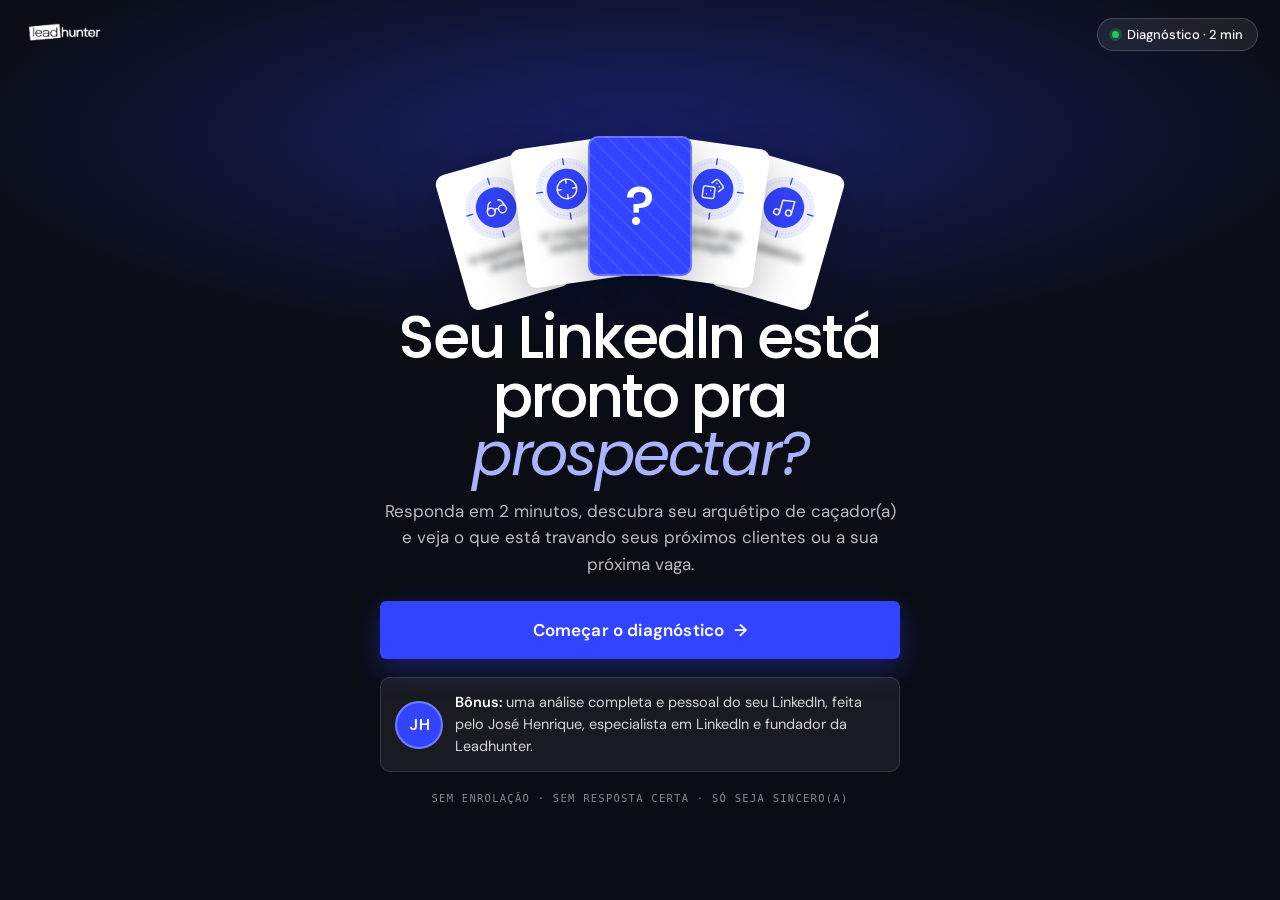
<file: app/index.html>
<!doctype html>
<html lang="pt-BR">
<head>
<meta charset="utf-8">
<meta name="viewport" content="width=device-width, initial-scale=1, viewport-fit=cover">
<title>Seu LinkedIn está pronto pra prospectar? · Leadhunter</title>
<meta name="description" content="Diagnóstico de 2 minutos: descubra seu arquétipo de caçador(a) e ganhe uma análise completa do seu LinkedIn feita pelo José Henrique, especialista em LinkedIn e fundador da Leadhunter.">
<meta name="theme-color" content="#0a0d14">
<meta property="og:type" content="website">
<meta property="og:title" content="Seu LinkedIn está pronto pra prospectar?">
<meta property="og:description" content="Diagnóstico em 2 minutos: descubra seu arquétipo de caçador(a). Bônus: análise completa do seu LinkedIn.">
<!-- Ao publicar, troque por URL absoluta (ex.: https://leadhunter.com.br/quiz/og.png) -->
<meta property="og:image" content="https://leadhunter-dev.github.io/quiz-leadhunter/og.png">
<meta property="og:url" content="https://leadhunter-dev.github.io/quiz-leadhunter/">
<meta property="og:image:width" content="1200">
<meta property="og:image:height" content="630">
<meta name="twitter:card" content="summary_large_image">
<link rel="icon" href="assets/favicon.png">
<link rel="preconnect" href="https://fonts.googleapis.com">
<link rel="preconnect" href="https://fonts.gstatic.com" crossorigin>
<link href="https://fonts.googleapis.com/css2?family=DM+Sans:opsz,wght@9..40,300;9..40,400;9..40,500;9..40,600&family=Poppins:ital,wght@0,400;0,500;1,400;1,500&display=swap" rel="stylesheet">
<link rel="stylesheet" href="style.css">
</head>
<body>

<!-- Landing -->
<section id="landing" class="tela tela-dark" aria-labelledby="landingTitulo">
  <header class="landing-topo anim" style="--d:0">
    <img src="assets/logo-white.png" alt="Leadhunter" class="logo" width="110" height="40">
    <span class="pill"><span class="pill-dot"></span>Diagnóstico · 2 min</span>
  </header>
  <div class="landing-inner">
    <div id="leque" class="leque anim" style="--d:1" aria-hidden="true"></div>
    <h1 id="landingTitulo" class="anim" style="--d:2">Seu LinkedIn está pronto pra <em>prospectar?</em></h1>
    <p id="landingSub" class="sub anim" style="--d:3">Perguntas rápidas para descobrir seu arquétipo — e o que está travando seus próximos clientes ou a sua próxima vaga.</p>
    <button id="comecar" class="btn btn-primario btn-grande anim" style="--d:4" type="button">Começar o diagnóstico <span aria-hidden="true">→</span></button>
    <div class="bonus-jose anim" style="--d:5">
      <div id="avatarJose" class="avatar-jose" aria-hidden="true">JH</div>
      <p><strong>Bônus:</strong> uma análise completa e pessoal do seu LinkedIn, feita pelo José Henrique, especialista em LinkedIn e fundador da Leadhunter.</p>
    </div>
    <p class="rodape mono anim" style="--d:6">Sem enrolação · Sem resposta certa · Só seja sincero(a)</p>
  </div>
</section>

<!-- Quiz -->
<section id="quiz" class="tela escondido">
  <header class="quiz-topo">
    <button id="voltar" class="btn-icone" type="button" aria-label="Voltar para a pergunta anterior">
      <svg viewBox="0 0 24 24" aria-hidden="true"><path d="M15 5l-7 7 7 7" fill="none" stroke="currentColor" stroke-width="2" stroke-linecap="round" stroke-linejoin="round"/></svg>
    </button>
    <span id="passoLabel" class="mono passo-label"></span>
    <img src="assets/logo-color.png" alt="Leadhunter" class="logo-mini" width="72" height="26">
  </header>
  <div id="progresso" class="progresso" role="progressbar" aria-label="Progresso do quiz" aria-valuemin="0" aria-valuemax="100" aria-valuenow="0">
    <div id="progressoBarra"></div>
  </div>
  <main id="etapa" class="etapa"></main>
</section>

<!-- Metade do caminho -->
<section id="metade" class="tela tela-dark tela-centro escondido" aria-live="polite">
  <div class="carta-mini carta-verso pulsando" aria-hidden="true"><span>?</span></div>
  <p class="mono metade-label">§ Metade do caminho</p>
  <p class="metade-texto">Seu arquétipo já está tomando forma…</p>
</section>

<!-- Carregando -->
<section id="carregando" class="tela tela-dark tela-centro escondido" aria-live="polite">
  <div class="carta-mini carta-verso girando" aria-hidden="true"><span>?</span></div>
  <p id="loaderTexto" class="loader-texto">Analisando suas respostas…</p>
</section>

<!-- Resultado -->
<section id="resultado" class="tela escondido"></section>

<!-- CTA fixo do WhatsApp (aparece no resultado ao rolar) -->
<div id="barraWpp" class="barra-wpp"></div>

<div id="toast" class="toast" role="status" aria-live="polite"></div>

<script src="quiz-data.js"></script>
<script src="motor.js"></script>
<script src="icones.js"></script>
<script src="app.js"></script>
</body>
</html>
</file>
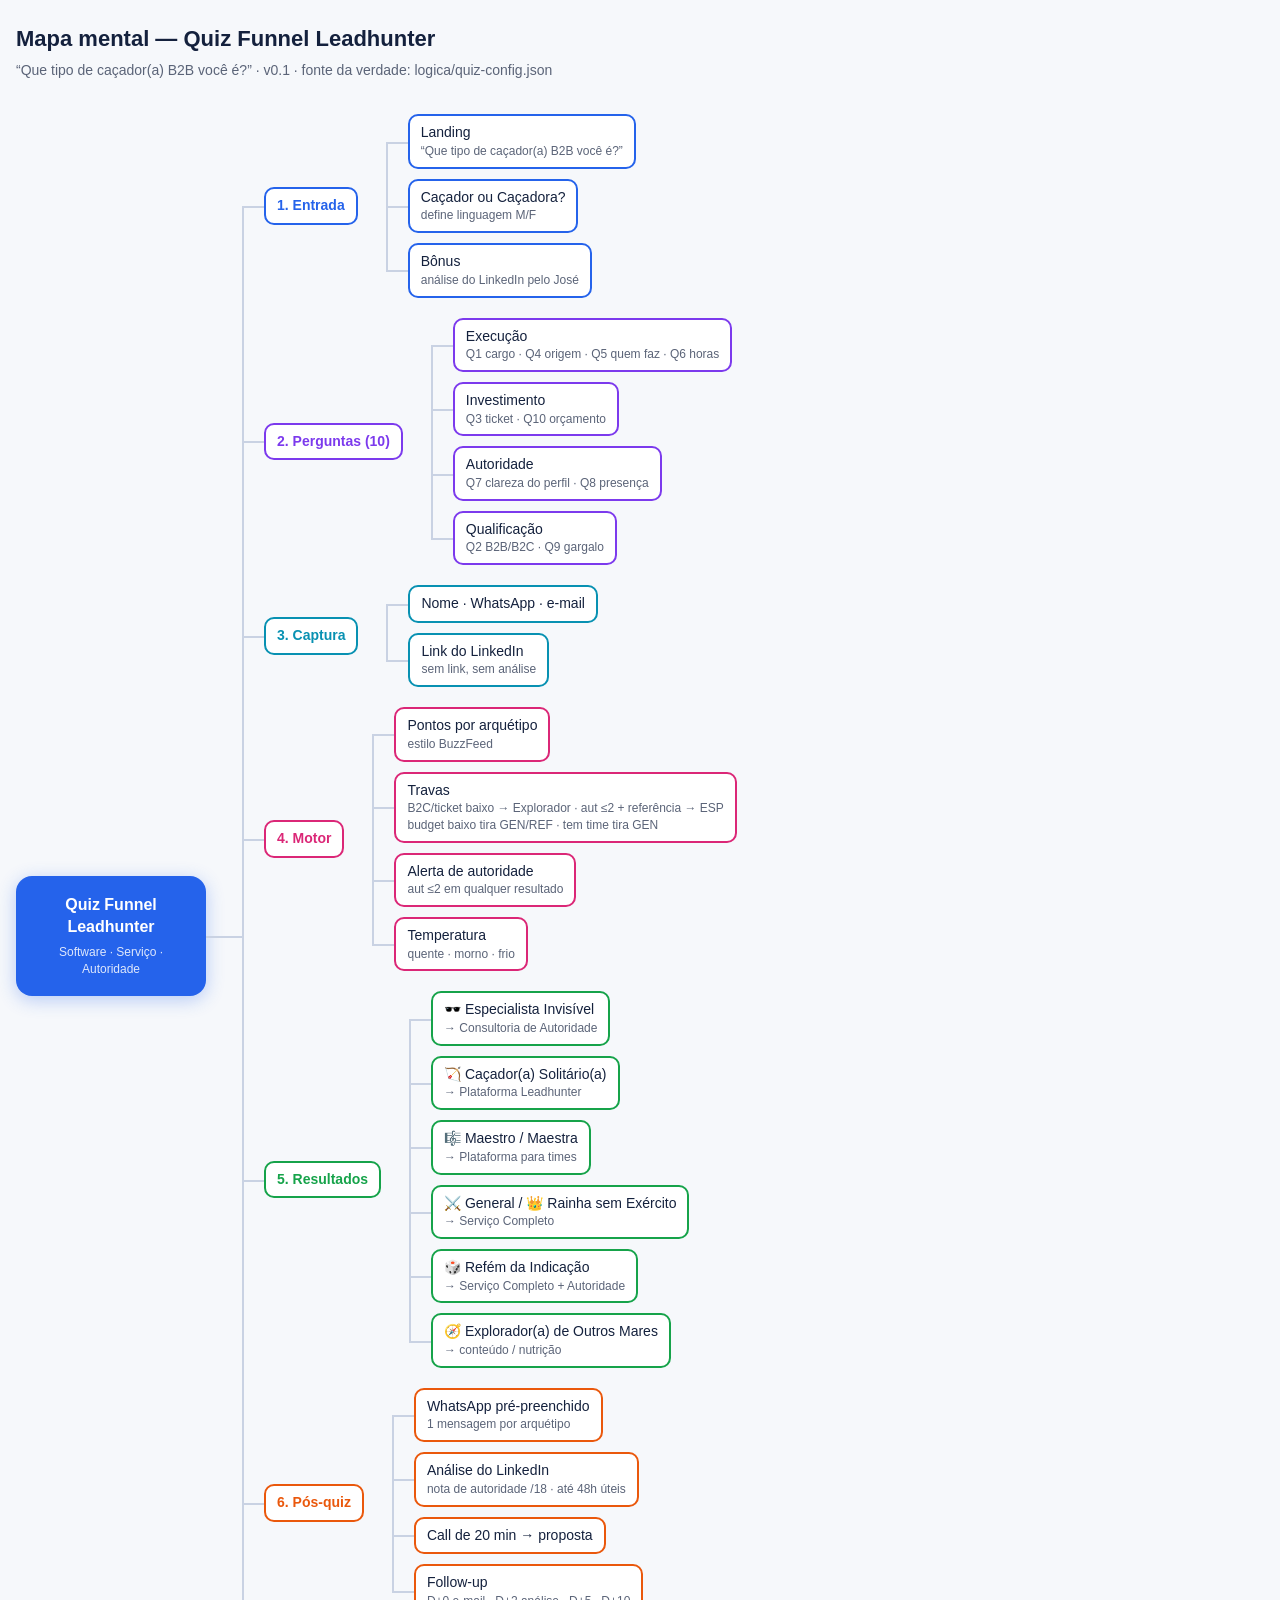
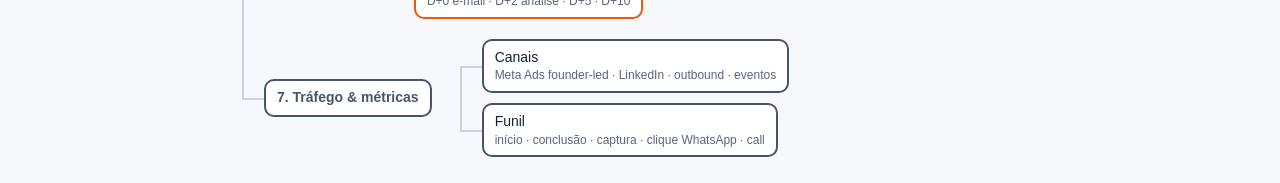
<file: docs/02-mapa-mental.html>
<!doctype html>
<html lang="pt-BR">
<head>
<meta charset="utf-8">
<meta name="viewport" content="width=device-width, initial-scale=1">
<title>Mapa Mental — Quiz Leadhunter</title>
<style>
:root{--bg:#f6f8fb;--card:#fff;--ink:#14213d;--muted:#5b6478;--line:#c9d2e3;
--c1:#2563eb;--c2:#7c3aed;--c3:#0891b2;--c4:#db2777;--c5:#16a34a;--c6:#ea580c;--c7:#475569}
@media (prefers-color-scheme:dark){:root{--bg:#0e1320;--card:#161d2e;--ink:#e6ebf5;--muted:#9aa4ba;--line:#2e3a55}}
*{box-sizing:border-box}
body{margin:0;background:var(--bg);color:var(--ink);font:14px/1.4 -apple-system,BlinkMacSystemFont,"Segoe UI",Roboto,sans-serif}
header{padding:24px 16px 8px;max-width:1400px;margin:auto}
h1{margin:0;font-size:22px}
header p{margin:6px 0 0;color:var(--muted)}
.wrap{overflow-x:auto;padding:16px}
.tree{display:flex;align-items:center;min-width:1180px;max-width:1400px;margin:auto}
.root{flex:0 0 190px;background:var(--c1);color:#fff;border-radius:16px;padding:18px;font-weight:700;font-size:16px;text-align:center;box-shadow:0 4px 18px rgba(37,99,235,.3)}
.root small{display:block;font-weight:400;opacity:.85;margin-top:6px;font-size:12px}
ul{list-style:none;margin:0;padding:0 0 0 28px;position:relative}
.tree>ul{padding-left:36px}
li{position:relative;padding:5px 0 5px 22px;display:flex;align-items:center}
li::before{content:"";position:absolute;left:0;top:50%;width:22px;border-top:2px solid var(--line)}
li::after{content:"";position:absolute;left:0;top:0;bottom:0;border-left:2px solid var(--line)}
li:first-child::after{top:50%}
li:last-child::after{bottom:50%}
li:only-child::after{display:none}
.tree>ul::before{content:"";position:absolute;left:0;top:50%;width:36px;border-top:2px solid var(--line)}
.n{background:var(--card);border:2px solid var(--k,var(--line));border-radius:10px;padding:7px 11px;white-space:nowrap;flex:0 0 auto}
.b{font-weight:700;color:var(--k)}
.n em{font-style:normal;color:var(--muted);font-size:12px;display:block}
.k1{--k:var(--c1)}.k2{--k:var(--c2)}.k3{--k:var(--c3)}.k4{--k:var(--c4)}.k5{--k:var(--c5)}.k6{--k:var(--c6)}.k7{--k:var(--c7)}
</style>
</head>
<body>
<header>
<h1>Mapa mental — Quiz Funnel Leadhunter</h1>
<p>“Que tipo de caçador(a) B2B você é?” · v0.1 · fonte da verdade: logica/quiz-config.json</p>
</header>
<div class="wrap"><div class="tree">
<div class="root">Quiz Funnel Leadhunter<small>Software · Serviço · Autoridade</small></div>
<ul>
 <li class="k1"><div class="n b">1. Entrada</div>
  <ul>
   <li><div class="n">Landing<em>“Que tipo de caçador(a) B2B você é?”</em></div></li>
   <li><div class="n">Caçador ou Caçadora?<em>define linguagem M/F</em></div></li>
   <li><div class="n">Bônus<em>análise do LinkedIn pelo José</em></div></li>
  </ul></li>
 <li class="k2"><div class="n b">2. Perguntas (10)</div>
  <ul>
   <li><div class="n">Execução<em>Q1 cargo · Q4 origem · Q5 quem faz · Q6 horas</em></div></li>
   <li><div class="n">Investimento<em>Q3 ticket · Q10 orçamento</em></div></li>
   <li><div class="n">Autoridade<em>Q7 clareza do perfil · Q8 presença</em></div></li>
   <li><div class="n">Qualificação<em>Q2 B2B/B2C · Q9 gargalo</em></div></li>
  </ul></li>
 <li class="k3"><div class="n b">3. Captura</div>
  <ul>
   <li><div class="n">Nome · WhatsApp · e-mail</div></li>
   <li><div class="n">Link do LinkedIn<em>sem link, sem análise</em></div></li>
  </ul></li>
 <li class="k4"><div class="n b">4. Motor</div>
  <ul>
   <li><div class="n">Pontos por arquétipo<em>estilo BuzzFeed</em></div></li>
   <li><div class="n">Travas<em>B2C/ticket baixo → Explorador · aut ≤2 + referência → ESP<br>budget baixo tira GEN/REF · tem time tira GEN</em></div></li>
   <li><div class="n">Alerta de autoridade<em>aut ≤2 em qualquer resultado</em></div></li>
   <li><div class="n">Temperatura<em>quente · morno · frio</em></div></li>
  </ul></li>
 <li class="k5"><div class="n b">5. Resultados</div>
  <ul>
   <li><div class="n">🕶️ Especialista Invisível<em>→ Consultoria de Autoridade</em></div></li>
   <li><div class="n">🏹 Caçador(a) Solitário(a)<em>→ Plataforma Leadhunter</em></div></li>
   <li><div class="n">🎼 Maestro / Maestra<em>→ Plataforma para times</em></div></li>
   <li><div class="n">⚔️ General / 👑 Rainha sem Exército<em>→ Serviço Completo</em></div></li>
   <li><div class="n">🎲 Refém da Indicação<em>→ Serviço Completo + Autoridade</em></div></li>
   <li><div class="n">🧭 Explorador(a) de Outros Mares<em>→ conteúdo / nutrição</em></div></li>
  </ul></li>
 <li class="k6"><div class="n b">6. Pós-quiz</div>
  <ul>
   <li><div class="n">WhatsApp pré-preenchido<em>1 mensagem por arquétipo</em></div></li>
   <li><div class="n">Análise do LinkedIn<em>nota de autoridade /18 · até 48h úteis</em></div></li>
   <li><div class="n">Call de 20 min → proposta</div></li>
   <li><div class="n">Follow-up<em>D+0 e-mail · D+2 análise · D+5 · D+10</em></div></li>
  </ul></li>
 <li class="k7"><div class="n b">7. Tráfego & métricas</div>
  <ul>
   <li><div class="n">Canais<em>Meta Ads founder-led · LinkedIn · outbound · eventos</em></div></li>
   <li><div class="n">Funil<em>início · conclusão · captura · clique WhatsApp · call</em></div></li>
  </ul></li>
</ul>
</div></div>
</body>
</html>
</file>
<file: app/style.css>
/* Quiz Leadhunter — design system Leadhunter (paleta, Poppins 500, DM Sans, labels mono).
   Tokens em :root. Nunca usar vermelho, laranja ou tons quentes. */
:root {
  --accent:       #3344ff;
  --accent-hover: #1f2fe6;
  --accent-soft:  #eef0ff;
  --ink:          #0a0d14;
  --ink-2:        #1f2330;
  --muted:        #545968;
  --muted-2:      #9ca3af;
  --bg:           #ffffff;
  --bg-tint:      #f7f7f5;
  --rule:         #ebedf2;
  --rule-strong:  #d4d7de;
  --green:        #22c55e;
  --font-display: "Poppins", system-ui, -apple-system, "Segoe UI", sans-serif;
  --font-body:    "DM Sans", system-ui, -apple-system, "Segoe UI", sans-serif;
  --font-mono:    ui-monospace, "SF Mono", Menlo, Consolas, monospace;
  --sombra-alta:  0 16px 48px rgba(0,0,0,.28);
  --sombra:       0 6px 24px rgba(0,0,0,.13);
  --gutter: 22px;
  --ease: cubic-bezier(.2,.8,.2,1);
}
* { box-sizing: border-box; }
html, body { margin: 0; }
body {
  font-family: var(--font-body); font-size: 16px; line-height: 1.65; color: var(--ink);
  background: var(--bg); -webkit-font-smoothing: antialiased; overflow-x: hidden;
}
img { display: block; max-width: 100%; }
.ico { width: 1.1em; height: 1.1em; flex: none; }
button { font: inherit; color: inherit; }
.escondido { display: none !important; }
.mono { font-family: var(--font-mono); font-weight: 500; font-size: 11px; letter-spacing: .12em; text-transform: uppercase; }
:focus-visible { outline: 3px solid var(--accent); outline-offset: 3px; }
.tela-dark :focus-visible, .res-hero :focus-visible { outline-color: #fff; }

/* ---------- telas ---------- */
.tela { min-height: 100vh; min-height: 100dvh; }
.tela-dark { background: var(--ink); color: #fff; position: relative; overflow: hidden; }
.tela-dark::before {
  content: ""; position: absolute; inset: -20% -30% auto; height: 70%; pointer-events: none;
  background: radial-gradient(closest-side, rgba(51,68,255,.35), transparent 70%);
}
.tela-centro { display: flex; flex-direction: column; align-items: center; justify-content: center; gap: 18px; padding: 24px var(--gutter); text-align: center; }

/* animações de entrada */
.anim { opacity: 0; transform: translateY(14px); animation: sobe .6s var(--ease) forwards; animation-delay: calc(var(--d, 0) * 80ms); }
@keyframes sobe { to { opacity: 1; transform: none; } }

/* ---------- botões ---------- */
.btn {
  display: inline-flex; align-items: center; justify-content: center; gap: 10px; min-height: 52px; padding: 14px 24px;
  font-family: var(--font-body); font-weight: 600; font-size: 16px; letter-spacing: .01em; line-height: 1.2;
  border-radius: 6px; border: 0; cursor: pointer; text-decoration: none; transition: transform .15s, background .15s, box-shadow .15s, border-color .15s;
}
.btn:active { transform: scale(.98); }
.btn-primario { background: var(--accent); color: #fff; box-shadow: 0 10px 28px rgba(51,68,255,.35); }
.btn-primario:hover { background: var(--accent-hover); }
.btn-grande { width: 100%; min-height: 58px; font-size: 17px; }
.btn-contorno { background: transparent; color: var(--ink); border: 1.5px solid var(--rule-strong); }
.btn-contorno:hover { border-color: var(--accent); color: var(--accent); }
.btn-contorno-claro { background: rgba(255,255,255,.06); color: #fff; border: 1.5px solid rgba(255,255,255,.28); }
.btn-contorno-claro:hover { border-color: #fff; background: rgba(255,255,255,.12); }
.btn-wpp { background: var(--green); color: var(--ink); width: 100%; min-height: 58px; font-size: 17px; box-shadow: 0 10px 28px rgba(34,197,94,.35); animation: pulsa 2.2s ease-in-out 1.8s infinite; }
.btn-wpp:hover { background: #2fd46b; }
.btn-wpp svg { width: 22px; height: 22px; flex: none; }
@keyframes pulsa { 0%,100% { box-shadow: 0 10px 28px rgba(34,197,94,.35), 0 0 0 0 rgba(34,197,94,.45); } 60% { box-shadow: 0 10px 28px rgba(34,197,94,.35), 0 0 0 14px rgba(34,197,94,0); } }
.btn-link { background: none; border: 0; color: var(--muted); text-decoration: underline; text-underline-offset: 3px; cursor: pointer; padding: 12px; min-height: 48px; }
.btn-icone { width: 44px; height: 44px; display: grid; place-items: center; border: 0; background: transparent; border-radius: 6px; cursor: pointer; color: var(--ink); }
.btn-icone:hover { background: var(--bg-tint); }
.btn-icone svg { width: 22px; height: 22px; }

/* ---------- landing ---------- */
#landing { display: flex; flex-direction: column; padding: 18px var(--gutter) 32px; }
.landing-topo { position: relative; display: flex; align-items: center; justify-content: space-between; gap: 12px; }
.landing-topo .logo { height: 30px; width: auto; }
.pill { display: inline-flex; align-items: center; gap: 8px; padding: 5px 14px; border-radius: 100px; font-size: 13px; font-weight: 500;
  background: rgba(255,255,255,.08); border: 1px solid rgba(255,255,255,.18); white-space: nowrap; }
.pill-dot { width: 7px; height: 7px; border-radius: 50%; background: var(--green); box-shadow: 0 0 0 3px rgba(34,197,94,.25); }
.landing-inner { position: relative; flex: 1; display: flex; flex-direction: column; justify-content: center; max-width: 520px; width: 100%; margin: 0 auto; text-align: center; }
#landing h1 {
  font-family: var(--font-display); font-weight: 500; font-size: clamp(36px, 10vw, 60px); line-height: .98; letter-spacing: -.04em; margin: 8px 0 14px;
}
#landing h1 em { font-style: italic; font-weight: 400; color: #aab3ff; }
#landing .sub { color: rgba(255,255,255,.72); font-size: 17px; line-height: 1.55; margin: 0 0 24px; }
.bonus-jose { display: flex; gap: 12px; align-items: center; text-align: left; margin-top: 18px; padding: 14px; border-radius: 10px;
  background: rgba(255,255,255,.06); border: 1px solid rgba(255,255,255,.12); }
.bonus-jose p { margin: 0; font-size: 14.5px; line-height: 1.5; color: rgba(255,255,255,.82); }
.bonus-jose strong { color: #fff; font-weight: 600; }
.avatar-jose { flex: none; width: 48px; height: 48px; border-radius: 50%; display: grid; place-items: center; background: var(--accent);
  font-family: var(--font-display); font-weight: 500; font-size: 16px; color: #fff; border: 2px solid rgba(255,255,255,.3); overflow: hidden; }
.avatar-jose img { width: 100%; height: 100%; object-fit: cover; }
.rodape { color: rgba(255,255,255,.5); margin: 18px 0 0; font-size: 10.5px; }

/* leque de cartas */
.leque { position: relative; height: 170px; margin: 10px auto 8px; width: 100%; max-width: 340px; }
.leque .carta-mini { position: absolute; left: 50%; top: 14px; margin-left: -52px; transform-origin: 50% 100%; justify-content: flex-start; padding-top: 14px;
  transform: translateX(var(--x, 0)) translateY(var(--y, 0)) rotate(var(--r)); animation: balanca 5s ease-in-out infinite; animation-delay: var(--ad); }
.leque .carta-verso { justify-content: center; padding-top: 10px; }
@keyframes balanca { 0%,100% { transform: translateX(var(--x,0)) translateY(var(--y,0)) rotate(var(--r)); } 50% { transform: translateX(var(--x,0)) translateY(calc(var(--y,0) - 6px)) rotate(calc(var(--r) * 1.15)); } }

/* ---------- carta (componente-assinatura) ---------- */
.carta-mini {
  width: 104px; height: 140px; border-radius: 10px; background: #fff; color: var(--ink); box-shadow: var(--sombra-alta);
  display: flex; flex-direction: column; align-items: center; justify-content: center; gap: 6px; padding: 10px; text-align: center;
}
.carta-mini .emblema-mini { width: 64px; height: 64px; flex: none; }
.carta-mini .borrado { font-family: var(--font-display); font-weight: 500; font-size: 11px; line-height: 1.2; filter: blur(3.5px); user-select: none; }
.carta-verso { background: var(--accent); color: #fff; position: relative; overflow: hidden;
  background-image: repeating-linear-gradient(45deg, rgba(255,255,255,.07) 0 2px, transparent 2px 12px); border: 2px solid rgba(255,255,255,.25); }
.carta-verso span { font-family: var(--font-display); font-weight: 500; font-size: 56px; line-height: 1; }
#metade .carta-mini, #carregando .carta-mini { width: 132px; height: 178px; position: relative; z-index: 1; }
.girando { animation: gira-y 1.6s var(--ease) infinite; }
@keyframes gira-y { 0% { transform: perspective(600px) rotateY(0); } 100% { transform: perspective(600px) rotateY(360deg); } }
.pulsando { animation: pulsa-carta 1.4s ease-in-out infinite; }
@keyframes pulsa-carta { 50% { transform: scale(1.05); box-shadow: 0 0 0 12px rgba(51,68,255,.18), var(--sombra-alta); } }
.metade-label { color: #aab3ff; margin: 8px 0 0; position: relative; }
.metade-texto, .loader-texto { font-family: var(--font-display); font-weight: 500; font-size: 22px; line-height: 1.25; letter-spacing: -.02em; max-width: 320px; margin: 0; position: relative; }

.carta {
  width: 100%; max-width: 340px; margin: 0 auto; border-radius: 14px; background: #fff; color: var(--ink);
  box-shadow: var(--sombra-alta); padding: 18px 20px 16px; text-align: left; position: relative;
}
.carta-topo { display: flex; justify-content: space-between; color: var(--muted); font-size: 10px; }
.carta-emblema { width: 116px; height: 116px; margin: 16px auto 12px; }
.carta-emblema .emblema { width: 100%; height: 100%; display: block; }
.carta-nome { font-family: var(--font-display); font-weight: 500; font-size: 27px; line-height: 1.08; letter-spacing: -.03em; text-align: center; margin: 0; }
.carta-frase { font-family: var(--font-display); font-style: italic; font-weight: 400; font-size: 15px; line-height: 1.4; color: var(--muted); text-align: center; margin: 8px 0 14px; }
.carta-atributos { list-style: none; margin: 0; padding: 12px 0 0; border-top: 1px solid var(--rule); display: grid; gap: 8px; }
.carta-atributos li { display: flex; align-items: center; justify-content: space-between; gap: 12px; }
.carta-atributos .mono { font-size: 10px; color: var(--ink-2); }
.nivel { display: inline-flex; gap: 4px; }
.nivel i { width: 18px; height: 7px; border-radius: 2px; background: var(--rule); }
.nivel i.on { background: var(--accent); }
.carta-rodape { display: flex; justify-content: space-between; align-items: center; margin-top: 14px; padding-top: 10px; border-top: 1px solid var(--rule); color: var(--muted); font-size: 9.5px; }
.carta-rodape img { height: 16px; width: auto; }

/* flip da revelação */
.carta-palco { perspective: 1200px; width: 100%; max-width: 340px; margin: 0 auto; }
.carta-flip { position: relative; transform-style: preserve-3d; transition: transform 1s var(--ease); transform: rotateY(180deg); }
.carta-flip.revelada { transform: rotateY(0); }
.carta-flip .carta { backface-visibility: hidden; }
.carta-flip .carta-costas { position: absolute; inset: 0; width: auto; height: auto; border-radius: 14px; transform: rotateY(180deg); backface-visibility: hidden;
  display: grid; place-items: center; }
.carta-flip .carta-costas span { font-size: 96px; }

/* ---------- quiz ---------- */
#quiz { background: var(--bg); display: flex; flex-direction: column; }
.quiz-topo { position: sticky; top: 0; z-index: 5; display: grid; grid-template-columns: 44px 1fr auto; align-items: center; gap: 8px;
  padding: 8px 14px 8px 8px; background: rgba(255,255,255,.94); backdrop-filter: blur(8px); }
.passo-label { color: var(--muted); text-align: center; white-space: nowrap; overflow: hidden; text-overflow: ellipsis; }
.logo-mini { height: 22px; width: auto; }
.progresso { position: sticky; top: 60px; z-index: 5; height: 3px; background: var(--rule); }
#progressoBarra { height: 100%; width: 0; background: var(--accent); transition: width .45s var(--ease); }
.etapa { flex: 1; width: 100%; max-width: 600px; margin: 0 auto; padding: 26px var(--gutter) 40px; }
.etapa-conteudo { animation: entra .42s var(--ease) both; }
.etapa-conteudo.volta { animation-name: entra-volta; }
@keyframes entra { from { opacity: 0; transform: translateX(28px); } to { opacity: 1; transform: none; } }
@keyframes entra-volta { from { opacity: 0; transform: translateX(-28px); } to { opacity: 1; transform: none; } }
.pergunta-titulo { font-family: var(--font-display); font-weight: 500; font-size: clamp(24px, 6.4vw, 32px); line-height: 1.15; letter-spacing: -.03em; margin: 0 0 22px; }
.pergunta-dica { color: var(--muted); margin: -12px 0 20px; font-size: 15px; }
.opcoes { display: grid; gap: 10px; }
.opcao {
  display: flex; align-items: center; gap: 14px; width: 100%; min-height: 60px; padding: 14px 16px; text-align: left; cursor: pointer;
  background: var(--bg); border: 1.5px solid var(--rule-strong); border-radius: 10px; font-size: 16px; line-height: 1.4; color: var(--ink);
  transition: border-color .15s, background .15s, transform .15s, box-shadow .15s;
}
.opcao:hover { border-color: var(--accent); box-shadow: var(--sombra); }
.opcao .letra { flex: none; width: 30px; height: 30px; border-radius: 6px; display: grid; place-items: center; background: var(--bg-tint);
  border: 1px solid var(--rule); color: var(--muted); font-size: 12px; letter-spacing: 0; transition: .15s; }
.opcao.selecionada { border-color: var(--accent); background: var(--accent-soft); animation: pop .3s var(--ease); }
.opcao.selecionada .letra { background: var(--accent); border-color: var(--accent); color: #fff; }
@keyframes pop { 50% { transform: scale(1.02); } }
.opcoes-grandes { grid-template-columns: 1fr 1fr; }
.opcao-grande { flex-direction: column; align-items: flex-start; gap: 8px; min-height: 132px; padding: 18px 16px; }
.opcao-grande .icone { width: 44px; height: 44px; border-radius: 8px; display: grid; place-items: center; background: var(--accent-soft); color: var(--accent); }
.opcao-grande .icone .ico { width: 24px; height: 24px; }
.opcao-grande small.mono { font-size: 10.5px; }
.opcao-grande.selecionada .icone { background: var(--accent); color: #fff; }
.opcao-grande strong { font-family: var(--font-display); font-weight: 500; font-size: 19px; letter-spacing: -.02em; }
.opcao-grande small { color: var(--muted); font-size: 13.5px; line-height: 1.4; }
.opcoes-trilha { grid-template-columns: 1fr; }
.opcoes-trilha .opcao-grande { min-height: 0; }

/* captura */
.captura-teaser { display: flex; align-items: center; gap: 14px; margin-bottom: 20px; padding: 14px; border-radius: 10px; background: var(--ink); color: #fff; }
.captura-teaser .carta-mini { width: 62px; height: 84px; box-shadow: none; flex: none; }
.captura-teaser .carta-mini span { font-size: 32px; }
.captura-teaser p { margin: 0; font-size: 14.5px; line-height: 1.45; color: rgba(255,255,255,.82); }
.captura-teaser strong { display: block; font-family: var(--font-display); font-weight: 500; font-size: 20px; letter-spacing: -.02em; color: #fff; margin-bottom: 2px; }
.campo { margin-bottom: 14px; }
.campo label { display: block; font-weight: 600; font-size: 14.5px; margin-bottom: 6px; }
.campo label .opcional { font-weight: 400; color: var(--muted); }
.campo input[type=text], .campo input[type=tel], .campo input[type=email], .campo input[type=url] {
  width: 100%; min-height: 52px; padding: 12px 14px; font: inherit; font-size: 16px; color: var(--ink);
  border: 1.5px solid var(--rule-strong); border-radius: 8px; background: var(--bg); transition: border-color .15s, box-shadow .15s;
}
.campo input:focus { outline: none; border-color: var(--accent); box-shadow: 0 0 0 4px rgba(51,68,255,.14); }
.campo.erro input { border-color: var(--ink); box-shadow: 0 0 0 4px rgba(10,13,20,.08); }
.campo .msg-erro { display: none; font-size: 13.5px; font-weight: 600; margin-top: 6px; color: var(--ink); }
.campo .msg-erro::before { content: "⚠ "; color: var(--accent); }
.campo.erro .msg-erro { display: block; }
.campo .micro { font-size: 13.5px; line-height: 1.5; color: var(--muted); margin: 8px 0 0; }
.campo .micro strong { color: var(--ink); }
.campo .campo-check { display: flex; gap: 12px; align-items: flex-start; font-weight: 400; margin: 0; font-size: 14px; line-height: 1.5; color: var(--ink-2); cursor: pointer; padding: 4px 0; }
.campo-check input { width: 22px; height: 22px; margin: 1px 0 0; accent-color: var(--accent); flex: none; }
.captura-micro { font-size: 13.5px; color: var(--muted); text-align: center; margin: 10px 0 0; }

/* ---------- resultado ---------- */
#resultado { background: var(--bg); }
.res-hero { position: relative; overflow: hidden; background: var(--ink); color: #fff; padding: 18px var(--gutter) 30px; text-align: center; }
.res-hero.carreira { background: var(--accent); }
.res-hero::before { content: ""; position: absolute; inset: -30% -30% auto; height: 80%; background: radial-gradient(closest-side, rgba(51,68,255,.45), transparent 70%); pointer-events: none; }
.res-hero.carreira::before { background: radial-gradient(closest-side, rgba(255,255,255,.22), transparent 70%); }
.res-hero > * { position: relative; z-index: 1; }
.res-hero .logo { height: 26px; width: auto; margin: 0 auto 18px; }
.res-kicker { color: rgba(255,255,255,.72); margin: 0 0 14px; }
.hero-acoes { display: grid; gap: 10px; max-width: 340px; margin: 22px auto 0; }
.hero-nota { font-size: 12.5px; color: rgba(255,255,255,.6); margin: 4px 0 0; }
.confete-area { position: absolute; inset: 0; z-index: 0 !important; pointer-events: none; overflow: hidden; }
.confete { position: absolute; top: -14px; width: 8px; height: 13px; border-radius: 2px; opacity: .9; animation: cai linear forwards; }
@keyframes cai { to { transform: translateY(110vh) rotate(720deg); opacity: 0; } }

.res-corpo { max-width: 620px; margin: 0 auto; padding: 28px var(--gutter) 48px; }
.secao { padding: 18px 0; border-bottom: 1px solid var(--rule); }
.secao .mono { color: var(--accent); margin: 0 0 6px; }
.secao h2 { font-family: var(--font-display); font-weight: 500; font-size: 21px; letter-spacing: -.02em; line-height: 1.2; margin: 0 0 6px; }
.secao p { margin: 0; color: var(--ink-2); }
.duo { display: grid; gap: 0; }
@media (min-width: 620px) { .duo { grid-template-columns: 1fr 1fr; gap: 24px; } }
.caixa { border-radius: 10px; padding: 18px; margin-top: 18px; }
.caixa .mono { margin: 0 0 6px; }
.caixa h2, .caixa h3 { font-family: var(--font-display); font-weight: 500; letter-spacing: -.02em; line-height: 1.15; margin: 0 0 8px; }
.caixa p { margin: 0; }
.alerta { background: var(--accent-soft); border: 1px solid #d6dbff; }
.alerta .mono { color: var(--accent); }
.alerta h3 { font-size: 19px; }
.oferta { border: 2px solid var(--accent); background: var(--bg); padding: 22px 18px; }
.oferta .mono { color: var(--accent); }
.oferta h2 { font-size: 26px; }
.oferta > p { color: var(--ink-2); }
.oferta .bonus-res { display: flex; gap: 12px; align-items: flex-start; margin-top: 14px; padding: 12px 14px; border-radius: 8px; background: var(--bg-tint); font-size: 15px; line-height: 1.55; }
.oferta .bonus-res .ico { width: 20px; height: 20px; flex: none; margin-top: 2px; color: var(--accent); }
.oferta .conteudo .ico { width: 18px; height: 18px; vertical-align: -3px; color: var(--accent); }
.oferta .conteudo { margin-top: 12px; font-size: 15px; }
.oferta .conteudo a { color: var(--accent); font-weight: 600; }
.oferta .btn-wpp { margin-top: 18px; }
.wpp-micro { text-align: center; font-size: 13px; color: var(--muted); margin: 8px 0 0 !important; }
.prova { background: var(--ink); color: #fff; }
.prova .mono { color: #aab3ff; }
.prova p:not(.mono) { color: rgba(255,255,255,.8); font-size: 15.5px; }
.prova strong { color: #fff; font-weight: 600; }
.convite { background: var(--bg-tint); border: 1px solid var(--rule); }
.convite h3 { font-size: 19px; }
.convite .btn { margin-top: 14px; }
.compartilhar { text-align: center; margin-top: 30px; }
.compartilhar h3 { font-family: var(--font-display); font-weight: 500; font-size: 21px; letter-spacing: -.02em; margin: 6px 0 4px; }
.compartilhar p { color: var(--muted); margin: 0 0 16px; font-size: 15px; }
.compartilhar-botoes { display: grid; grid-template-columns: 1fr 1fr; gap: 10px; }
.compartilhar-botoes .btn { padding: 12px 10px; font-size: 15px; }
.compartilhar .btn-link { margin-top: 8px; }
.res-rodape { margin-top: 28px; padding-top: 20px; border-top: 1px solid var(--rule); display: flex; flex-direction: column; align-items: center; gap: 8px; color: var(--muted); font-size: 13px; }
.res-rodape img { height: 24px; width: auto; }
.nota-niveis { font-size: 12px; color: rgba(255,255,255,.55); margin: 12px 0 0; }

/* barra fixa do WhatsApp */
.barra-wpp { position: fixed; left: 0; right: 0; bottom: 0; z-index: 30; padding: 10px var(--gutter) calc(10px + env(safe-area-inset-bottom));
  background: rgba(255,255,255,.96); backdrop-filter: blur(8px); border-top: 1px solid var(--rule); transform: translateY(110%); transition: transform .3s var(--ease); }
.barra-wpp.visivel { transform: none; }
.barra-wpp .btn-wpp { max-width: 576px; margin: 0 auto; display: flex; min-height: 52px; animation: none; }

/* toast */
.toast { position: fixed; left: 50%; bottom: 24px; transform: translate(-50%, 30px); opacity: 0; background: var(--ink); color: #fff;
  padding: 12px 18px; border-radius: 10px; font-size: 15px; line-height: 1.45; max-width: calc(100% - 32px); width: max-content; text-align: center;
  transition: .3s var(--ease); z-index: 50; pointer-events: none; box-shadow: var(--sombra-alta); border: 1px solid rgba(255,255,255,.16); }
.toast.visivel { opacity: 1; transform: translate(-50%, 0); }

@media (min-width: 720px) {
  .etapa { padding-top: 48px; }
  .res-hero { padding: 28px var(--gutter) 44px; }
}
@media (prefers-reduced-motion: reduce) {
  *, *::before, *::after { animation: none !important; transition: none !important; }
  .anim { opacity: 1; transform: none; }
  .carta-flip { transform: none; }
}
</file>
